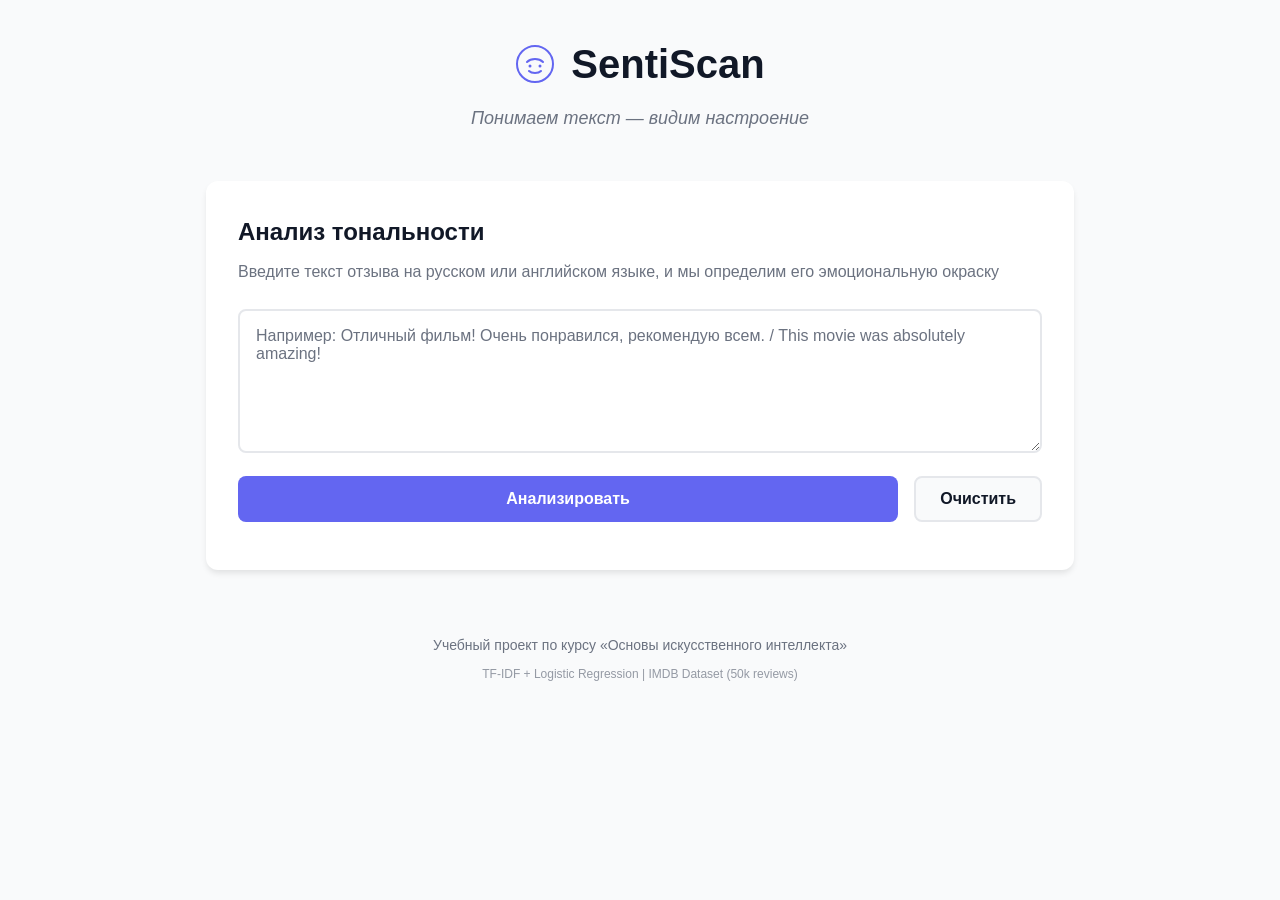
<file: static/index.html>
<!DOCTYPE html>
<html lang="ru">
<head>
    <meta charset="UTF-8">
    <meta name="viewport" content="width=device-width, initial-scale=1.0">
    <title>SentiScan — Анализ тональности текста</title>
    <link rel="stylesheet" href="style.css">
</head>
<body>
    <div class="container">
        <!-- Header -->
        <header class="header">
            <div class="logo">
                <svg width="40" height="40" viewBox="0 0 40 40" fill="none" xmlns="http://www.w3.org/2000/svg">
                    <circle cx="20" cy="20" r="18" stroke="currentColor" stroke-width="2"/>
                    <path d="M12 18C12 18 15 15 20 15C25 15 28 18 28 18" stroke="currentColor" stroke-width="2" stroke-linecap="round"/>
                    <circle cx="15" cy="22" r="1.5" fill="currentColor"/>
                    <circle cx="25" cy="22" r="1.5" fill="currentColor"/>
                    <path d="M14 27C14 27 16 29 20 29C24 29 26 27 26 27" stroke="currentColor" stroke-width="2" stroke-linecap="round"/>
                </svg>
                <h1>SentiScan</h1>
            </div>
            <p class="tagline">Понимаем текст — видим настроение</p>
        </header>

        <!-- Main Content -->
        <main class="main-content">
            <!-- Input Section -->
            <section class="input-section">
                <h2>Анализ тональности</h2>
                <p class="description">Введите текст отзыва на русском или английском языке, и мы определим его эмоциональную окраску</p>

                <textarea
                    id="text-input"
                    placeholder="Например: Отличный фильм! Очень понравился, рекомендую всем. / This movie was absolutely amazing!"
                    rows="6"
                ></textarea>

                <div class="button-group">
                    <button id="analyze-btn" class="btn btn-primary" onclick="analyze()">
                        <span class="btn-text">Анализировать</span>
                        <span class="btn-loader" style="display: none;">
                            <span class="spinner"></span>
                            Анализ...
                        </span>
                    </button>
                    <button class="btn btn-secondary" onclick="clearInput()">Очистить</button>
                </div>

                <div id="error-message" class="error-message" style="display: none;"></div>
            </section>

            <!-- Result Section -->
            <section id="result-section" class="result-section" style="display: none;">
                <h2>Результат анализа</h2>

                <div id="result-card" class="result-card">
                    <div class="result-header">
                        <div class="result-icon">
                            <svg id="result-icon-svg" width="48" height="48" viewBox="0 0 48 48" fill="none">
                                <!-- Icon will be set by JS -->
                            </svg>
                        </div>
                        <div class="result-info">
                            <h3 id="result-label">Позитивный</h3>
                            <p id="confidence-text">Уверенность: 88%</p>
                            <p id="language-text" class="language-badge">Язык: 🇬🇧 Английский</p>
                        </div>
                    </div>

                    <div class="confidence-bar-container">
                        <div id="confidence-bar" class="confidence-bar"></div>
                    </div>

                    <div class="probabilities">
                        <div class="prob-item">
                            <span class="prob-label">Позитивный:</span>
                            <span id="prob-positive" class="prob-value">88%</span>
                        </div>
                        <div class="prob-item">
                            <span class="prob-label">Негативный:</span>
                            <span id="prob-negative" class="prob-value">12%</span>
                        </div>
                    </div>

                    <div class="top-words-section">
                        <h4>Ключевые слова</h4>
                        <div id="top-words" class="top-words"></div>
                    </div>
                </div>
            </section>

            <!-- History Section -->
            <section id="history-section" class="history-section" style="display: none;">
                <h2>История анализов</h2>
                <div id="history-list" class="history-list"></div>
                <button class="btn btn-secondary btn-small" onclick="clearHistory()">Очистить историю</button>
            </section>
        </main>

        <!-- Footer -->
        <footer class="footer">
            <p>Учебный проект по курсу «Основы искусственного интеллекта»</p>
            <p class="tech-info">TF-IDF + Logistic Regression | IMDB Dataset (50k reviews)</p>
        </footer>
    </div>

    <script src="app.js"></script>
</body>
</html>
</file>
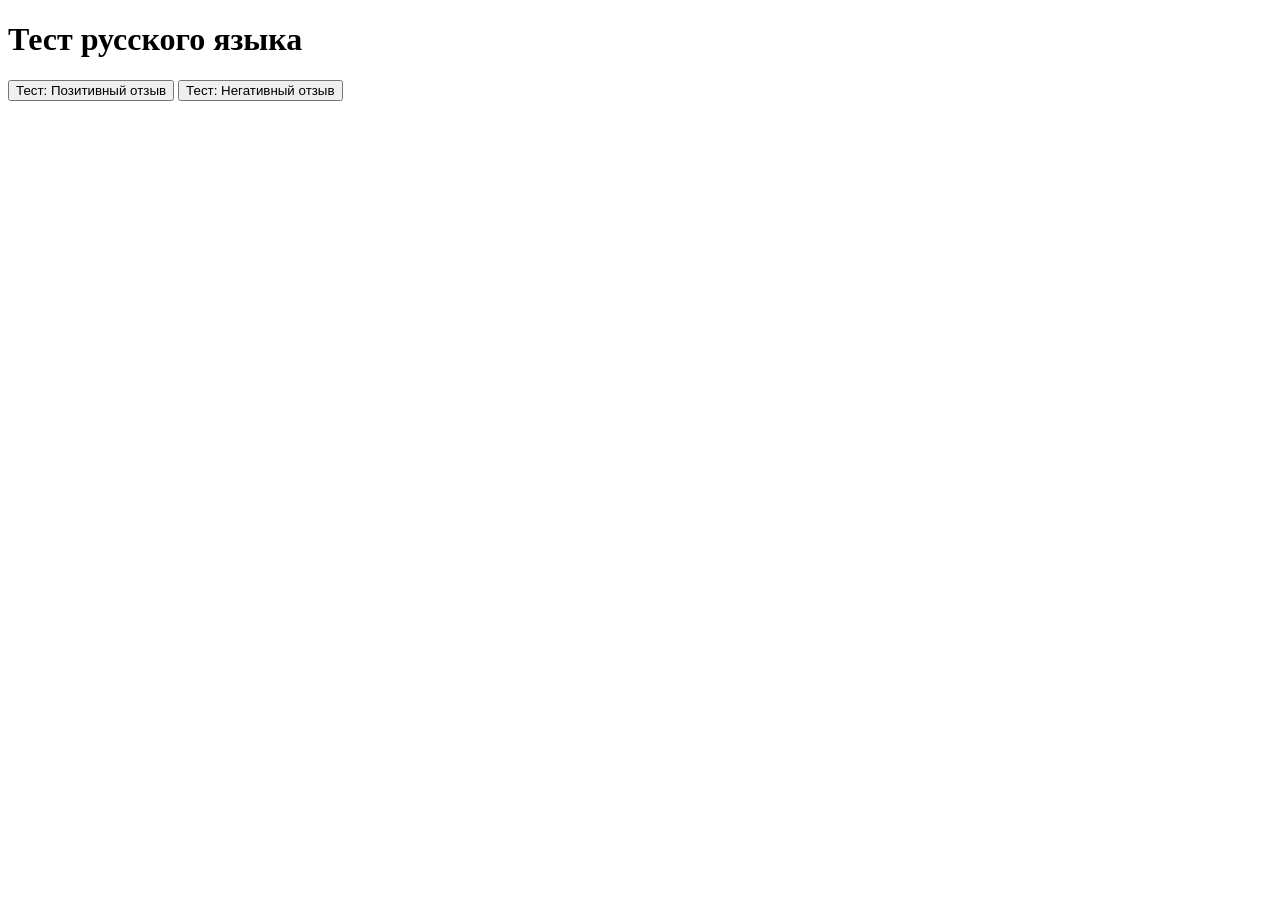
<file: test_russian.html>
<!DOCTYPE html>
<html>
<head>
    <meta charset="UTF-8">
    <title>Test Russian</title>
</head>
<body>
    <h1>Тест русского языка</h1>
    <button onclick="testPositive()">Тест: Позитивный отзыв</button>
    <button onclick="testNegative()">Тест: Негативный отзыв</button>
    <pre id="result"></pre>

    <script>
        async function testPositive() {
            const response = await fetch('http://localhost:5000/predict', {
                method: 'POST',
                headers: {
                    'Content-Type': 'application/json; charset=utf-8'
                },
                body: JSON.stringify({
                    text: 'Отличный фильм! Очень понравился, рекомендую всем.'
                })
            });
            const data = await response.json();
            document.getElementById('result').textContent = JSON.stringify(data, null, 2);
        }

        async function testNegative() {
            const response = await fetch('http://localhost:5000/predict', {
                method: 'POST',
                headers: {
                    'Content-Type': 'application/json; charset=utf-8'
                },
                body: JSON.stringify({
                    text: 'Ужасный фильм. Полная трата времени и денег.'
                })
            });
            const data = await response.json();
            document.getElementById('result').textContent = JSON.stringify(data, null, 2);
        }
    </script>
</body>
</html>
</file>
<file: static/style.css>
/**
 * SentiScan Styles
 * Современный, чистый дизайн с акцентом на читаемость
 */

:root {
    --primary-color: #6366f1;
    --primary-hover: #4f46e5;
    --positive-color: #10b981;
    --positive-light: #d1fae5;
    --negative-color: #ef4444;
    --negative-light: #fee2e2;
    --bg-color: #f9fafb;
    --card-bg: #ffffff;
    --text-primary: #111827;
    --text-secondary: #6b7280;
    --border-color: #e5e7eb;
    --shadow-sm: 0 1px 2px 0 rgba(0, 0, 0, 0.05);
    --shadow-md: 0 4px 6px -1px rgba(0, 0, 0, 0.1);
    --shadow-lg: 0 10px 15px -3px rgba(0, 0, 0, 0.1);
    --radius-sm: 0.375rem;
    --radius-md: 0.5rem;
    --radius-lg: 0.75rem;
}

* {
    margin: 0;
    padding: 0;
    box-sizing: border-box;
}

body {
    font-family: -apple-system, BlinkMacSystemFont, 'Segoe UI', Roboto, 'Helvetica Neue', Arial, sans-serif;
    background: var(--bg-color);
    color: var(--text-primary);
    line-height: 1.6;
    min-height: 100vh;
}

.container {
    max-width: 900px;
    margin: 0 auto;
    padding: 2rem 1rem;
}

/* Header */
.header {
    text-align: center;
    margin-bottom: 3rem;
}

.logo {
    display: flex;
    align-items: center;
    justify-content: center;
    gap: 1rem;
    margin-bottom: 0.5rem;
}

.logo svg {
    color: var(--primary-color);
}

.logo h1 {
    font-size: 2.5rem;
    font-weight: 700;
    color: var(--text-primary);
}

.tagline {
    font-size: 1.125rem;
    color: var(--text-secondary);
    font-style: italic;
}

/* Sections */
section {
    background: var(--card-bg);
    border-radius: var(--radius-lg);
    padding: 2rem;
    margin-bottom: 2rem;
    box-shadow: var(--shadow-md);
}

section h2 {
    font-size: 1.5rem;
    margin-bottom: 0.5rem;
    color: var(--text-primary);
}

.description {
    color: var(--text-secondary);
    margin-bottom: 1.5rem;
}

/* Input Section */
textarea {
    width: 100%;
    padding: 1rem;
    border: 2px solid var(--border-color);
    border-radius: var(--radius-md);
    font-size: 1rem;
    font-family: inherit;
    resize: vertical;
    transition: border-color 0.2s;
    margin-bottom: 1rem;
}

textarea:focus {
    outline: none;
    border-color: var(--primary-color);
}

textarea::placeholder {
    color: var(--text-secondary);
}

/* Buttons */
.button-group {
    display: flex;
    gap: 1rem;
    margin-bottom: 1rem;
}

.btn {
    padding: 0.75rem 1.5rem;
    border: none;
    border-radius: var(--radius-md);
    font-size: 1rem;
    font-weight: 600;
    cursor: pointer;
    transition: all 0.2s;
    display: inline-flex;
    align-items: center;
    justify-content: center;
    gap: 0.5rem;
}

.btn-primary {
    background: var(--primary-color);
    color: white;
    flex: 1;
}

.btn-primary:hover:not(:disabled) {
    background: var(--primary-hover);
    transform: translateY(-1px);
    box-shadow: var(--shadow-md);
}

.btn-primary:disabled {
    opacity: 0.6;
    cursor: not-allowed;
}

.btn-secondary {
    background: var(--bg-color);
    color: var(--text-primary);
    border: 2px solid var(--border-color);
}

.btn-secondary:hover {
    background: var(--border-color);
}

.btn-small {
    padding: 0.5rem 1rem;
    font-size: 0.875rem;
}

/* Loader */
.spinner {
    width: 16px;
    height: 16px;
    border: 2px solid rgba(255, 255, 255, 0.3);
    border-top-color: white;
    border-radius: 50%;
    animation: spin 0.6s linear infinite;
}

@keyframes spin {
    to { transform: rotate(360deg); }
}

.btn-loader {
    display: flex;
    align-items: center;
    gap: 0.5rem;
}

/* Error Message */
.error-message {
    padding: 1rem;
    background: var(--negative-light);
    color: var(--negative-color);
    border-radius: var(--radius-md);
    border-left: 4px solid var(--negative-color);
    font-weight: 500;
}

/* Language Badge */
.language-badge {
    font-size: 0.875rem;
    color: var(--text-secondary);
    margin-top: 0.25rem;
}

/* Result Card */
.result-card {
    border-radius: var(--radius-lg);
    padding: 2rem;
    border: 2px solid var(--border-color);
    transition: all 0.3s;
}

.result-card.positive {
    background: var(--positive-light);
    border-color: var(--positive-color);
}

.result-card.negative {
    background: var(--negative-light);
    border-color: var(--negative-color);
}

.result-header {
    display: flex;
    align-items: center;
    gap: 1.5rem;
    margin-bottom: 1.5rem;
}

.result-icon svg {
    width: 48px;
    height: 48px;
}

.result-card.positive .result-icon {
    color: var(--positive-color);
}

.result-card.negative .result-icon {
    color: var(--negative-color);
}

.result-info h3 {
    font-size: 1.75rem;
    margin-bottom: 0.25rem;
}

.result-card.positive .result-info h3 {
    color: var(--positive-color);
}

.result-card.negative .result-info h3 {
    color: var(--negative-color);
}

#confidence-text {
    color: var(--text-secondary);
    font-size: 1rem;
}

/* Confidence Bar */
.confidence-bar-container {
    width: 100%;
    height: 12px;
    background: rgba(0, 0, 0, 0.1);
    border-radius: 999px;
    overflow: hidden;
    margin-bottom: 1.5rem;
}

.confidence-bar {
    height: 100%;
    background: linear-gradient(90deg, var(--primary-color), var(--primary-hover));
    border-radius: 999px;
    transition: width 0.6s ease;
}

.result-card.positive .confidence-bar {
    background: linear-gradient(90deg, var(--positive-color), #059669);
}

.result-card.negative .confidence-bar {
    background: linear-gradient(90deg, var(--negative-color), #dc2626);
}

/* Probabilities */
.probabilities {
    display: grid;
    grid-template-columns: 1fr 1fr;
    gap: 1rem;
    margin-bottom: 1.5rem;
    padding: 1rem;
    background: rgba(255, 255, 255, 0.5);
    border-radius: var(--radius-md);
}

.prob-item {
    display: flex;
    justify-content: space-between;
    align-items: center;
}

.prob-label {
    font-weight: 500;
    color: var(--text-secondary);
}

.prob-value {
    font-weight: 700;
    font-size: 1.125rem;
    color: var(--text-primary);
}

/* Top Words */
.top-words-section h4 {
    font-size: 1rem;
    margin-bottom: 0.75rem;
    color: var(--text-secondary);
    text-transform: uppercase;
    letter-spacing: 0.05em;
}

.top-words {
    display: flex;
    flex-wrap: wrap;
    gap: 0.5rem;
}

.word-badge {
    display: inline-block;
    padding: 0.5rem 1rem;
    background: rgba(0, 0, 0, 0.05);
    border-radius: 999px;
    font-weight: 600;
    font-size: 0.875rem;
    color: var(--text-primary);
    cursor: default;
    transition: all 0.2s;
}

.word-badge:hover {
    background: rgba(0, 0, 0, 0.1);
    transform: translateY(-2px);
}

.no-words {
    color: var(--text-secondary);
    font-style: italic;
}

/* History */
.history-list {
    display: flex;
    flex-direction: column;
    gap: 1rem;
    margin-bottom: 1rem;
}

.history-item {
    padding: 1rem;
    border-radius: var(--radius-md);
    border-left: 4px solid;
    transition: all 0.2s;
}

.history-item.positive {
    background: var(--positive-light);
    border-color: var(--positive-color);
}

.history-item.negative {
    background: var(--negative-light);
    border-color: var(--negative-color);
}

.history-item:hover {
    transform: translateX(4px);
    box-shadow: var(--shadow-sm);
}

.history-header {
    display: flex;
    justify-content: space-between;
    align-items: center;
    margin-bottom: 0.5rem;
}

.history-label {
    font-weight: 600;
    font-size: 0.875rem;
}

.history-confidence {
    font-weight: 700;
    font-size: 1rem;
}

.history-item.positive .history-confidence {
    color: var(--positive-color);
}

.history-item.negative .history-confidence {
    color: var(--negative-color);
}

.history-text {
    color: var(--text-secondary);
    font-size: 0.875rem;
    margin-bottom: 0.5rem;
    line-height: 1.5;
}

.history-time {
    font-size: 0.75rem;
    color: var(--text-secondary);
    opacity: 0.7;
}

/* Footer */
.footer {
    text-align: center;
    padding: 2rem 0;
    color: var(--text-secondary);
    font-size: 0.875rem;
}

.tech-info {
    margin-top: 0.5rem;
    font-size: 0.75rem;
    opacity: 0.7;
}

/* Responsive */
@media (max-width: 640px) {
    .container {
        padding: 1rem;
    }

    .logo h1 {
        font-size: 2rem;
    }

    section {
        padding: 1.5rem;
    }

    .button-group {
        flex-direction: column;
    }

    .result-header {
        flex-direction: column;
        text-align: center;
    }

    .probabilities {
        grid-template-columns: 1fr;
    }
}
</file>
